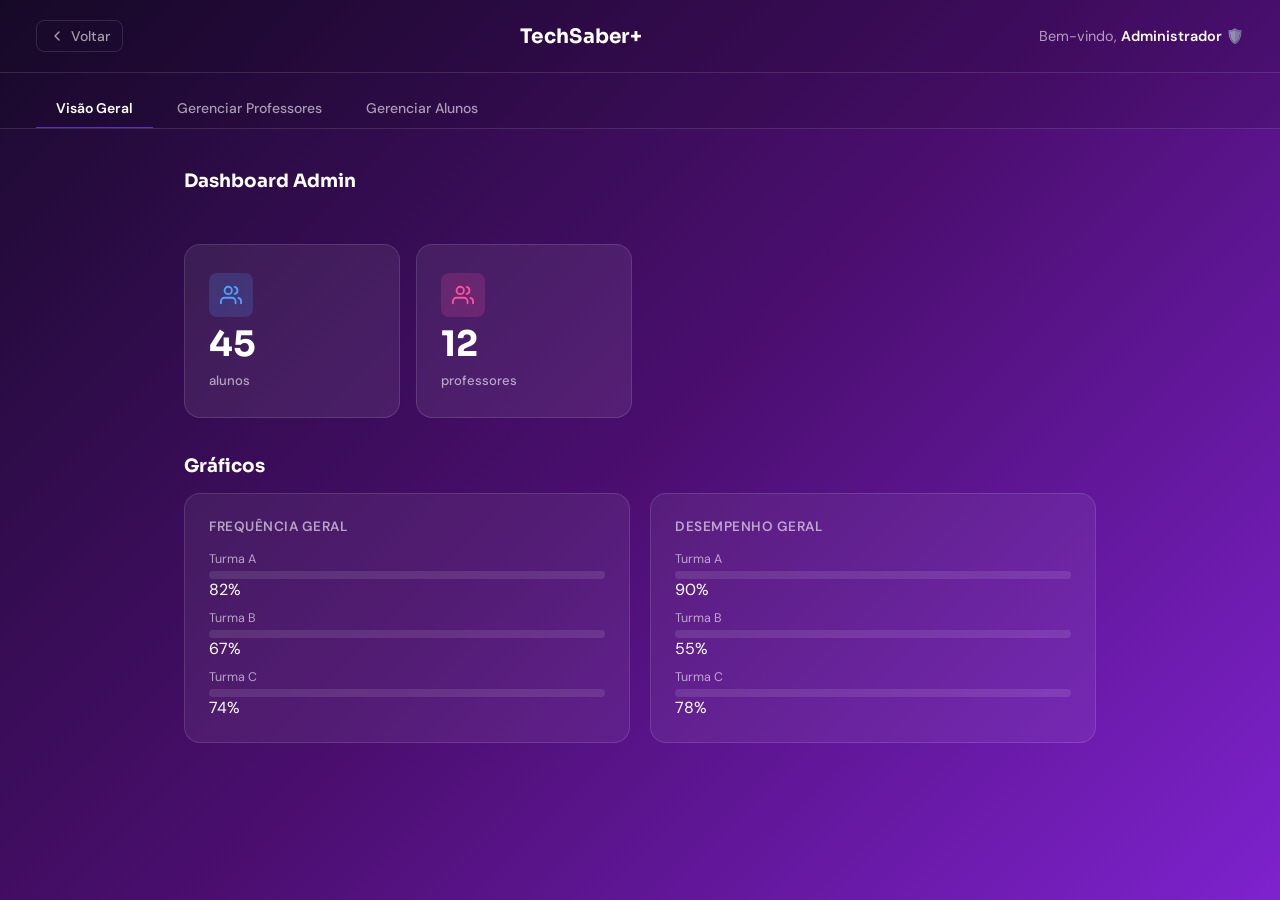
<file: dashboard-admin.html>
<!DOCTYPE html>
<html lang="pt-BR">
<head>
  <meta charset="UTF-8" />
  <meta name="viewport" content="width=device-width, initial-scale=1.0" />
  <title>TechSaber+ – Painel do Administrador</title>

  <!-- Fonts: Sora (títulos) + DM Sans (corpo) -->
  <link rel="preconnect" href="https://fonts.googleapis.com" />
  <link rel="preconnect" href="https://fonts.gstatic.com" crossorigin />
  <link href="https://fonts.googleapis.com/css2?family=Sora:wght@400;600;700&family=DM+Sans:wght@400;500;600&display=swap" rel="stylesheet" />

  <!-- Estilos da página -->
  <link rel="stylesheet" href="css/dashboard-admin.css" />
</head>

<body>

  <!--  HEADER – logo + saudação ao administrador -->

  <header class="header">

    <!-- Botão voltar para o login -->
    <a href="login.html" class="btn-voltar" aria-label="Voltar para o login">
      <svg width="16" height="16" viewBox="0 0 24 24" fill="none"
           stroke="currentColor" stroke-width="2.2"
           stroke-linecap="round" stroke-linejoin="round">
        <polyline points="15 18 9 12 15 6"/>
      </svg>
      Voltar
    </a>

    <span class="header__logo">TechSaber+</span>
    <p class="header__greeting">Bem-vindo, <strong>Administrador</strong> 🛡️</p>

  </header>


  <!-- NAVEGAÇÃO POR ABAS
       Visão Geral | Professores | Alunos -->

  <nav class="tabs" aria-label="Seções do painel">

    <button class="tab-btn" data-tab="aba-visao-geral"  aria-selected="true">
      Visão Geral
    </button>

    <button class="tab-btn" data-tab="aba-professores" aria-selected="false">
      Gerenciar Professores
    </button>

    <button class="tab-btn" data-tab="aba-alunos"      aria-selected="false">
      Gerenciar Alunos
    </button>

  </nav>


  <!-- CONTEÚDO PRINCIPAL -->

  <main class="main">


    <!--  ABA 1: VISÃO GERAL
         Cards de totais + gráficos de frequência e desempenho -->

    <section id="aba-visao-geral" class="tab-panel" aria-labelledby="titulo-visao-geral">

      <h1 id="titulo-visao-geral" class="section-title">Dashboard Admin</h1>

      <!-- Cards de estatísticas (alunos e professores) -->
      <ul class="stats-grid" role="list">

        <!-- Card: alunos -->
        <li class="stat-card">
          <figure class="stat-card__icon stat-card__icon--blue" aria-hidden="true">
            <svg width="22" height="22" viewBox="0 0 24 24" fill="none"
                 stroke="#50A0FF" stroke-width="2" stroke-linecap="round" stroke-linejoin="round">
              <path d="M17 21v-2a4 4 0 0 0-4-4H5a4 4 0 0 0-4 4v2"/>
              <circle cx="9" cy="7" r="4"/>
              <path d="M23 21v-2a4 4 0 0 0-3-3.87"/>
              <path d="M16 3.13a4 4 0 0 1 0 7.75"/>
            </svg>
          </figure>
          <strong class="stat-card__value">45</strong>
          <span class="stat-card__label">alunos</span>
        </li>

        <!-- Card: professores -->
        <li class="stat-card">
          <figure class="stat-card__icon stat-card__icon--pink" aria-hidden="true">
            <svg width="22" height="22" viewBox="0 0 24 24" fill="none"
                 stroke="#FF50A0" stroke-width="2" stroke-linecap="round" stroke-linejoin="round">
              <path d="M17 21v-2a4 4 0 0 0-4-4H5a4 4 0 0 0-4 4v2"/>
              <circle cx="9" cy="7" r="4"/>
              <path d="M23 21v-2a4 4 0 0 0-3-3.87"/>
              <path d="M16 3.13a4 4 0 0 1 0 7.75"/>
            </svg>
          </figure>
          <strong class="stat-card__value">12</strong>
          <span class="stat-card__label">professores</span>
        </li>

      </ul>

      <!-- Gráficos: Frequência Geral e Desempenho Geral -->
      <section aria-labelledby="titulo-graficos">
        <h2 id="titulo-graficos" class="section-title">Gráficos</h2>

        <dl class="charts-grid">

          <!-- Gráfico: Frequência Geral -->
          <article class="chart-card">
            <h3 class="chart-card__title">Frequência Geral</h3>
            <ul class="bar-list" aria-label="Frequência por turma">

              <li>
                <p class="bar-item__label">Turma A</p>
                <figure class="bar-track" aria-hidden="true">
                  <span class="bar-fill bar-fill--blue" data-valor="82%" style="width:0%"></span>
                </figure>
                <!-- Valor legível para leitores de tela -->
                <output>82%</output>
              </li>

              <li>
                <p class="bar-item__label">Turma B</p>
                <figure class="bar-track" aria-hidden="true">
                  <span class="bar-fill bar-fill--blue" data-valor="67%" style="width:0%"></span>
                </figure>
                <output>67%</output>
              </li>

              <li>
                <p class="bar-item__label">Turma C</p>
                <figure class="bar-track" aria-hidden="true">
                  <span class="bar-fill bar-fill--blue" data-valor="74%" style="width:0%"></span>
                </figure>
                <output>74%</output>
              </li>

            </ul>
          </article>

          <!-- Gráfico: Desempenho Geral -->
          <article class="chart-card">
            <h3 class="chart-card__title">Desempenho Geral</h3>
            <ul class="bar-list" aria-label="Desempenho por turma">

              <li>
                <p class="bar-item__label">Turma A</p>
                <figure class="bar-track" aria-hidden="true">
                  <span class="bar-fill bar-fill--pink" data-valor="90%" style="width:0%"></span>
                </figure>
                <output>90%</output>
              </li>

              <li>
                <p class="bar-item__label">Turma B</p>
                <figure class="bar-track" aria-hidden="true">
                  <span class="bar-fill bar-fill--pink" data-valor="55%" style="width:0%"></span>
                </figure>
                <output>55%</output>
              </li>

              <li>
                <p class="bar-item__label">Turma C</p>
                <figure class="bar-track" aria-hidden="true">
                  <span class="bar-fill bar-fill--pink" data-valor="78%" style="width:0%"></span>
                </figure>
                <output>78%</output>
              </li>

            </ul>
          </article>

        </dl>
      </section>

    </section><!-- /aba-visao-geral -->


    <!--  ABA 2: GERENCIAR PROFESSORES
         Tabela com Nome, Disciplina, Status e Ações -->

    <section id="aba-professores" class="tab-panel" aria-labelledby="titulo-professores">

      <header class="table-header">
        <h2 id="titulo-professores" class="section-title" style="margin-bottom:0">
          Gerenciar Professores
        </h2>
        <button class="btn-primary">
          <svg width="14" height="14" viewBox="0 0 24 24" fill="none"
               stroke="currentColor" stroke-width="2.5" stroke-linecap="round">
            <line x1="12" y1="5" x2="12" y2="19"/>
            <line x1="5"  y1="12" x2="19" y2="12"/>
          </svg>
          Adicionar
        </button>
      </header>

      <!-- figure envolve a tabela para aplicar border-radius -->
      <figure class="table-wrap" aria-label="Lista de professores">
        <table class="data-table">
          <thead>
            <tr>
              <th scope="col">Nome</th>
              <th scope="col">Disciplina</th>
              <th scope="col">Status</th>
              <th scope="col">Ações</th>
            </tr>
          </thead>
          <tbody>
            <tr>
              <td>Ana Lima</td>
              <td>Engenharia de Software</td>
              <td><span class="status status--ativo">Ativo</span></td>
              <td>
                <button class="btn-action">Editar</button>
                <button class="btn-action btn-action--danger">Remover</button>
              </td>
            </tr>
            <tr>
              <td>Carlos Mendes</td>
              <td>Banco de Dados</td>
              <td><span class="status status--ativo">Ativo</span></td>
              <td>
                <button class="btn-action">Editar</button>
                <button class="btn-action btn-action--danger">Remover</button>
              </td>
            </tr>
            <tr>
              <td>Fernanda Costa</td>
              <td>Redes de Computadores</td>
              <td><span class="status status--inativo">Inativo</span></td>
              <td>
                <button class="btn-action">Editar</button>
                <button class="btn-action btn-action--danger">Remover</button>
              </td>
            </tr>
            <tr>
              <td>Ricardo Souza</td>
              <td>Segurança da Informação</td>
              <td><span class="status status--ativo">Ativo</span></td>
              <td>
                <button class="btn-action">Editar</button>
                <button class="btn-action btn-action--danger">Remover</button>
              </td>
            </tr>
            <tr>
              <td>Juliana Rocha</td>
              <td>Front-end</td>
              <td><span class="status status--ativo">Ativo</span></td>
              <td>
                <button class="btn-action">Editar</button>
                <button class="btn-action btn-action--danger">Remover</button>
              </td>
            </tr>
            <tr>
              <td>Paulo Neves</td>
              <td>Algoritmos</td>
              <td><span class="status status--inativo">Inativo</span></td>
              <td>
                <button class="btn-action">Editar</button>
                <button class="btn-action btn-action--danger">Remover</button>
              </td>
            </tr>
          </tbody>
        </table>
      </figure>

    </section><!-- /aba-professores -->


    <!-- ABA 3: GERENCIAR ALUNOS
         Tabela com Nome, Status e Ações -->
         
    <section id="aba-alunos" class="tab-panel" aria-labelledby="titulo-alunos">

      <header class="table-header">
        <h2 id="titulo-alunos" class="section-title" style="margin-bottom:0">
          Gerenciar Alunos
        </h2>
        <button class="btn-primary">
          <svg width="14" height="14" viewBox="0 0 24 24" fill="none"
               stroke="currentColor" stroke-width="2.5" stroke-linecap="round">
            <line x1="12" y1="5" x2="12" y2="19"/>
            <line x1="5"  y1="12" x2="19" y2="12"/>
          </svg>
          Adicionar
        </button>
      </header>

      <figure class="table-wrap" aria-label="Lista de alunos">
        <table class="data-table">
          <thead>
            <tr>
              <th scope="col">Nome</th>
              <th scope="col">Curso</th>
              <th scope="col">Módulo</th>
              <th scope="col">Status</th>
              <th scope="col">Ações</th>
            </tr>
          </thead>
          <tbody>
            <tr>
              <td>Bruno Alves</td>
              <td>Eng. de Software</td>
              <td>Módulo 03</td>
              <td><span class="status status--ativo">Ativo</span></td>
              <td>
                <button class="btn-action">Editar</button>
                <button class="btn-action btn-action--danger">Remover</button>
              </td>
            </tr>
            <tr>
              <td>Camila Torres</td>
              <td>Front-end</td>
              <td>Módulo 01</td>
              <td><span class="status status--ativo">Ativo</span></td>
              <td>
                <button class="btn-action">Editar</button>
                <button class="btn-action btn-action--danger">Remover</button>
              </td>
            </tr>
            <tr>
              <td>Diego Martins</td>
              <td>Banco de Dados</td>
              <td>Módulo 02</td>
              <td><span class="status status--inativo">Inativo</span></td>
              <td>
                <button class="btn-action">Editar</button>
                <button class="btn-action btn-action--danger">Remover</button>
              </td>
            </tr>
            <tr>
              <td>Eloá Ferreira</td>
              <td>Redes</td>
              <td>Módulo 04</td>
              <td><span class="status status--ativo">Ativo</span></td>
              <td>
                <button class="btn-action">Editar</button>
                <button class="btn-action btn-action--danger">Remover</button>
              </td>
            </tr>
            <tr>
              <td>Felipe Castro</td>
              <td>Seg. da Informação</td>
              <td>Módulo 01</td>
              <td><span class="status status--ativo">Ativo</span></td>
              <td>
                <button class="btn-action">Editar</button>
                <button class="btn-action btn-action--danger">Remover</button>
              </td>
            </tr>
            <tr>
              <td>Gabriela Pinto</td>
              <td>Algoritmos</td>
              <td>Módulo 02</td>
              <td><span class="status status--inativo">Inativo</span></td>
              <td>
                <button class="btn-action">Editar</button>
                <button class="btn-action btn-action--danger">Remover</button>
              </td>
            </tr>
          </tbody>
        </table>
      </figure>

    </section><!-- /aba-alunos -->


  </main><!-- /main -->


  <!-- Script da página (carregado ao final do body) -->
  <script src="js/dashboard-admin.js"></script>

</body>
</html>
</file>
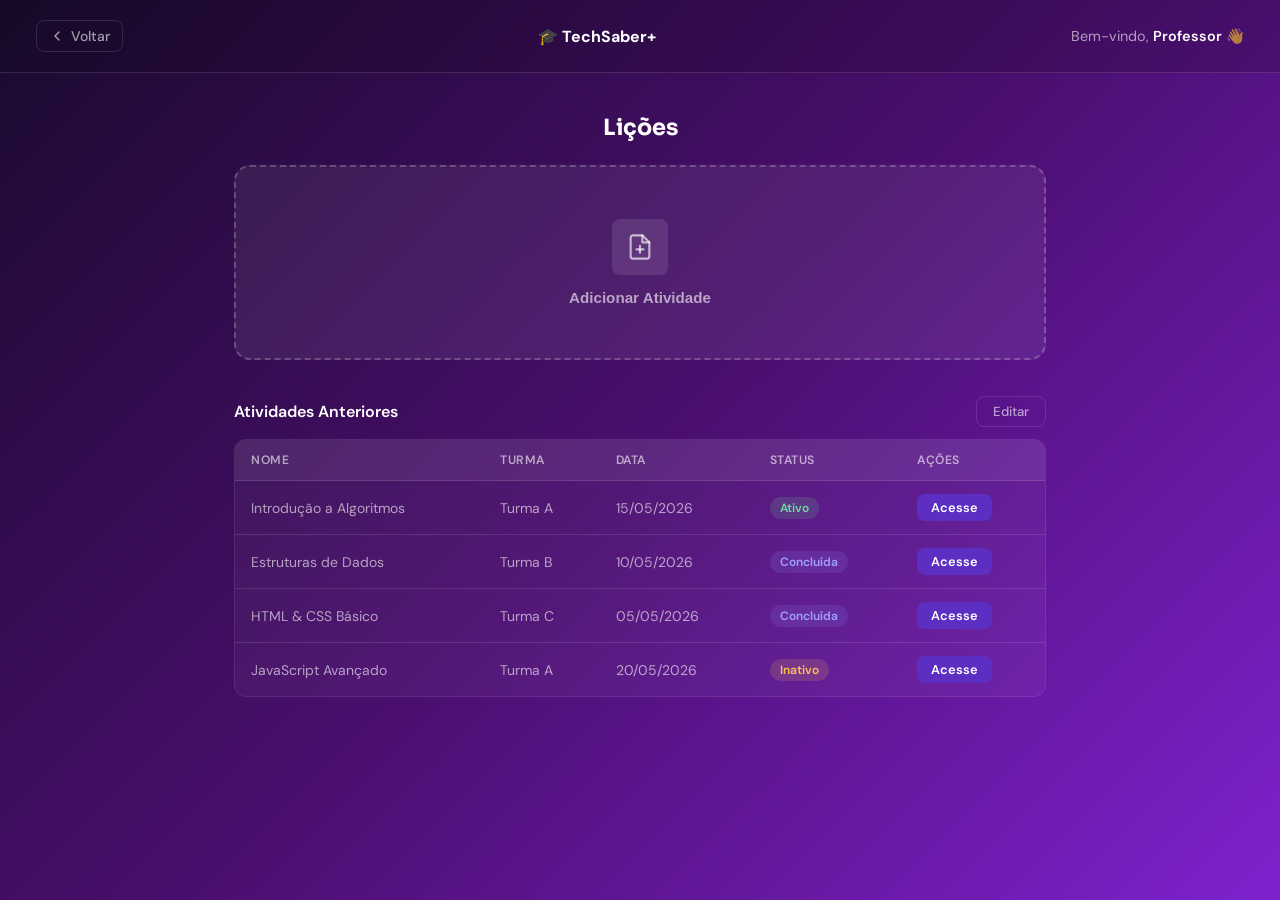
<file: dashboard-professor.html>
<!DOCTYPE html>
<html lang="pt-BR">
<head>
  <meta charset="UTF-8" />
  <meta name="viewport" content="width=device-width, initial-scale=1.0" />
  <title>TechSaber+ – Painel do Professor</title>
 
  <!-- Fonts: Sora (títulos) + DM Sans (corpo) -->
  <link rel="preconnect" href="https://fonts.googleapis.com" />
  <link rel="preconnect" href="https://fonts.gstatic.com" crossorigin />
  <link href="https://fonts.googleapis.com/css2?family=Sora:wght@400;600;700&family=DM+Sans:wght@400;500;600&display=swap" rel="stylesheet" />
 
  <!-- Estilos da página -->
  <link rel="stylesheet" href="css/dashboard-professor.css" />
</head>
 
<body>
 
  <!-- HEADER – logo + saudação ao professor -->

  <header class="header">
    <!-- Botão voltar (leva de volta ao login ou página anterior) -->
    <a href="login.html" class="btn-voltar" aria-label="Voltar para o login">
      <svg width="16" height="16" viewBox="0 0 24 24" fill="none"
           stroke="currentColor" stroke-width="2.2" stroke-linecap="round" stroke-linejoin="round">
        <polyline points="15 18 9 12 15 6"/>
      </svg>
      Voltar
    </a>
 
    <span class="nav-logo"><strong>🎓 TechSaber+</strong></span></a>
      <div class="nav-botoes">
    <p class="header__greeting">Bem-vindo, <strong>Professor</strong> 👋</p>
  </header>
 
 
  <!-- CONTEÚDO PRINCIPAL -->

  <main class="main">
 
    <!-- SEÇÃO: LIÇÕES
         Título centralizado + card de adicionar atividade -->

    <section aria-labelledby="licoes-titulo">
 
      <h1 id="licoes-titulo" class="section-title">Lições</h1>
 
      <!-- Card de adicionar atividade (botão acessível) -->
      <button
        class="add-card"
        onclick="abrirModal()"
        aria-label="Adicionar nova atividade"
      >
        <!-- Ícone de arquivo com + -->
        <figure class="add-card__icon" aria-hidden="true">
          <svg width="28" height="28" viewBox="0 0 24 24" fill="none"
               stroke="rgba(255,255,255,0.65)" stroke-width="1.8"
               stroke-linecap="round" stroke-linejoin="round">
            <path d="M14 2H6a2 2 0 0 0-2 2v16a2 2 0 0 0 2 2h12a2 2 0 0 0 2-2V8z"/>
            <polyline points="14 2 14 8 20 8"/>
            <line x1="12" y1="11" x2="12" y2="17"/>
            <line x1="9"  y1="14" x2="15" y2="14"/>
          </svg>
        </figure>
 
        <span class="add-card__label">Adicionar Atividade</span>
      </button>
 
    </section>
 
 
    <!--  SEÇÃO: ATIVIDADES ANTERIORES
         Tabela com nome, turma, data, status e ações -->

    <section aria-labelledby="prev-titulo">
 
      <header class="prev-header">
        <h2 id="prev-titulo" class="prev-title">Atividades Anteriores</h2>
        <button class="btn-ghost" aria-label="Editar atividades">Editar</button>
      </header>
 
      <!-- figure envolve a tabela para aplicar border-radius -->
      <figure class="table-wrap" aria-label="Lista de atividades anteriores">
        <table class="activities-table">
          <thead>
            <tr>
              <th scope="col">Nome</th>
              <th scope="col">Turma</th>
              <th scope="col">Data</th>
              <th scope="col">Status</th>
              <th scope="col">Ações</th>
            </tr>
          </thead>
          <tbody>
            <tr>
              <td>Introdução a Algoritmos</td>
              <td>Turma A</td>
              <td>15/05/2026</td>
              <td><span class="badge badge--active">Ativo</span></td>
              <td><button class="btn-action">Acesse</button></td>
            </tr>
            <tr>
              <td>Estruturas de Dados</td>
              <td>Turma B</td>
              <td>10/05/2026</td>
              <td><span class="badge badge--done">Concluída</span></td>
              <td><button class="btn-action">Acesse</button></td>
            </tr>
            <tr>
              <td>HTML &amp; CSS Básico</td>
              <td>Turma C</td>
              <td>05/05/2026</td>
              <td><span class="badge badge--done">Concluída</span></td>
              <td><button class="btn-action">Acesse</button></td>
            </tr>
            <tr>
              <td>JavaScript Avançado</td>
              <td>Turma A</td>
              <td>20/05/2026</td>
              <td><span class="badge badge--pending">Inativo</span></td>
              <td><button class="btn-action">Acesse</button></td>
            </tr>
          </tbody>
        </table>
      </figure>
 
    </section>
 
  </main>
 
 
  <!--  MODAL – Adicionar Atividade
       Usa o elemento nativo <dialog> (sem JS extra para abrir/fechar) -->
        
  <dialog id="modal-add" class="modal" aria-labelledby="modal-titulo">
 
    <h2 id="modal-titulo" class="modal__title">Nova Atividade</h2>
 
    <form id="form-atividade">
 
      <!-- Campo: título -->
      <p class="field">
        <label for="input-titulo">Título da Atividade</label>
        <input id="input-titulo" type="text" placeholder="Ex: Avaliação de Engenharia" required />
      </p>
 
      <!-- Campo: turma -->
      <p class="field">
        <label for="input-turma">Turma</label>
        <select id="input-turma">
          <option value="">Selecione uma turma</option>
          <option>Turma A</option>
          <option>Turma B</option>
          <option>Turma C</option>
        </select>
      </p>
 
      <!-- Campo: descrição -->
      <p class="field">
        <label for="input-desc">Descrição</label>
        <textarea id="input-desc" rows="3" placeholder="Descreva brevemente a atividade..."></textarea>
      </p>
 
      <!-- Botões de ação -->
      <footer class="modal__actions">
        <button type="button" class="btn-ghost" onclick="fecharModal()">Cancelar</button>
        <button type="submit" class="btn-primary">Publicar</button>
      </footer>
 
    </form>
 
  </dialog>
 
 
  <!-- Script da página (carregado ao final do body) -->
  <script src="js/dashboard-professor.js"></script>
 
</body>
</html>
</file>
<file: css/dashboard-admin.css>
/* dashboard-admin.css
   Estilos da página do administrador – TechSaber+ */

/* 1. VARIÁVEIS DE TEMA (mesma paleta do projeto) */

:root {
  --purple-card:   #3A2080;
  --purple-accent: #5C2FC2;
  --purple-border: rgba(255,255,255,0.12);

  --text-primary:   #FFFFFF;
  --text-secondary: rgba(255,255,255,0.60);
  --text-muted:     rgba(255,255,255,0.35);

  --radius-sm: 8px;
  --radius-md: 12px;
  --radius-lg: 16px;
  --transition: 0.2s ease;
}


/* 2. RESET + BASE */
*, *::before, *::after {
  box-sizing: border-box;
  margin: 0;
  padding: 0;
}

body {
  font-family: 'DM Sans', sans-serif;
  background: linear-gradient(135deg, #1a0a2e 0%, #4a0e6e 50%, #7e22ce 100%);
  background-attachment: fixed;
  color: var(--text-primary);
  min-height: 100vh;
  display: flex;
  flex-direction: column;
}


/* 3. HEADER */
.header {
  display: flex;
  align-items: center;
  justify-content: space-between;
  padding: 20px 36px;
  border-bottom: 1px solid var(--purple-border);
  background: rgba(0,0,0,0.15);
  flex-wrap: wrap;
  gap: 12px;
}

.header__logo {
  font-family: 'Sora', sans-serif;
  font-size: 1.25rem;
  font-weight: 700;
  color: var(--text-primary);
  letter-spacing: 0.3px;
}

.header__greeting {
  font-size: 0.9rem;
  color: var(--text-secondary);
}

.header__greeting strong {
  color: var(--text-primary);
  font-weight: 600;
}

.btn-voltar {
  display: inline-flex;
  align-items: center;
  gap: 6px;
  color: var(--text-secondary);
  text-decoration: none;
  font-size: 0.875rem;
  font-weight: 500;
  padding: 6px 12px;
  border-radius: var(--radius-sm);
  border: 1px solid var(--purple-border);
  transition: background var(--transition), color var(--transition);
}

.btn-voltar:hover {
  background: rgba(255,255,255,0.08);
  color: var(--text-primary);
}


/* 4. NAVEGAÇÃO POR ABAS */
.tabs {
  display: flex;
  gap: 4px;
  padding: 16px 36px 0;
  border-bottom: 1px solid var(--purple-border);
  background: rgba(0,0,0,0.10);
  overflow-x: auto;
  -webkit-overflow-scrolling: touch;
  scrollbar-width: none;
}

.tabs::-webkit-scrollbar {
  display: none;
}

.tab-btn {
  background: transparent;
  border: none;
  border-bottom: 2px solid transparent;
  padding: 10px 20px;
  font-family: 'DM Sans', sans-serif;
  font-size: 0.875rem;
  font-weight: 500;
  color: var(--text-secondary);
  cursor: pointer;
  transition: color var(--transition), border-color var(--transition);
  margin-bottom: -1px;
  white-space: nowrap;
}

.tab-btn:hover {
  color: var(--text-primary);
}

.tab-btn[aria-selected="true"] {
  color: var(--text-primary);
  border-bottom-color: var(--purple-accent);
  font-weight: 600;
}


/* 5. CONTEÚDO PRINCIPAL */
.main {
  flex: 1;
  width: 100%;
  max-width: 960px;
  margin: 0 auto;
  padding: 40px 24px 60px;
  display: flex;
  flex-direction: column;
  gap: 36px;
}

.tab-panel {
  display: none;
  flex-direction: column;
  gap: 36px;
}

.tab-panel.active {
  display: flex;
}


/* 6. TÍTULO DE SEÇÃO */
.section-title {
  font-family: 'Sora', sans-serif;
  font-size: 1.15rem;
  font-weight: 700;
  color: var(--text-primary);
  margin-bottom: 16px;
}


/* 7. CARDS DE ESTATÍSTICAS */
.stats-grid {
  display: grid;
  grid-template-columns: repeat(auto-fill, minmax(200px, 1fr));
  gap: 16px;
}

.stat-card {
  background: rgba(255,255,255,0.07);
  border: 1px solid var(--purple-border);
  border-radius: var(--radius-lg);
  padding: 28px 24px;
  display: flex;
  flex-direction: column;
  align-items: flex-start;
  gap: 10px;
  transition: background var(--transition);
}

.stat-card:hover {
  background: rgba(255,255,255,0.11);
}

.stat-card__icon {
  width: 44px;
  height: 44px;
  border-radius: var(--radius-sm);
  display: flex;
  align-items: center;
  justify-content: center;
  margin: 0;
}

.stat-card__icon--blue  { background: rgba(80, 160, 255, 0.18); }
.stat-card__icon--pink  { background: rgba(255, 80, 160, 0.18); }

.stat-card__value {
  font-family: 'Sora', sans-serif;
  font-size: 2.2rem;
  font-weight: 700;
  color: var(--text-primary);
  line-height: 1;
}

.stat-card__label {
  font-size: 0.82rem;
  font-weight: 500;
  color: var(--text-secondary);
}


/* 8. GRÁFICOS */
.charts-grid {
  display: grid;
  grid-template-columns: 1fr 1fr;
  gap: 20px;
}

.chart-card {
  background: rgba(255,255,255,0.06);
  border: 1px solid var(--purple-border);
  border-radius: var(--radius-lg);
  padding: 24px;
}

.chart-card__title {
  font-size: 0.85rem;
  font-weight: 600;
  color: var(--text-secondary);
  text-transform: uppercase;
  letter-spacing: 0.5px;
  margin-bottom: 16px;
}

.bar-list {
  display: flex;
  flex-direction: column;
  gap: 10px;
  list-style: none;
}

.bar-item__label {
  font-size: 0.78rem;
  color: var(--text-secondary);
  margin-bottom: 4px;
}

.bar-track {
  height: 8px;
  background: rgba(255,255,255,0.10);
  border-radius: 999px;
  overflow: hidden;
}

.bar-fill {
  height: 100%;
  border-radius: 999px;
  background: var(--purple-accent);
  transition: width 0.6s ease;
}

.bar-fill--blue { background: #50A0FF; }
.bar-fill--pink { background: #FF50A0; }


/* 9. CABEÇALHO DAS SEÇÕES DE TABELA */
.table-header {
  display: flex;
  align-items: center;
  justify-content: space-between;
  margin-bottom: 12px;
  flex-wrap: wrap;
  gap: 8px;
}


/* 10. TABELAS */
.table-wrap {
  border-radius: var(--radius-md);
  overflow: hidden;
  border: 1px solid var(--purple-border);
  margin: 0;
}

.data-table {
  width: 100%;
  border-collapse: collapse;
  background: rgba(255,255,255,0.04);
}

.data-table thead {
  background: rgba(255,255,255,0.07);
}

.data-table thead th {
  padding: 12px 16px;
  font-size: 0.76rem;
  font-weight: 600;
  color: var(--text-secondary);
  text-align: left;
  text-transform: uppercase;
  letter-spacing: 0.5px;
  white-space: nowrap;
}

.data-table tbody tr {
  border-top: 1px solid var(--purple-border);
  transition: background var(--transition);
}

.data-table tbody tr:hover {
  background: rgba(255,255,255,0.05);
}

.data-table tbody td {
  padding: 13px 16px;
  font-size: 0.875rem;
  color: var(--text-secondary);
}


/* 11. STATUS */
.status {
  display: inline-flex;
  align-items: center;
  gap: 6px;
  font-size: 0.85rem;
  font-weight: 500;
}

.status::before {
  content: '';
  width: 8px;
  height: 8px;
  border-radius: 50%;
  flex-shrink: 0;
}

.status--ativo  { color: #6DDCA0; }
.status--ativo::before  { background: #6DDCA0; }

.status--inativo { color: #FF7070; }
.status--inativo::before { background: #FF7070; }


/* 12. BOTÕES */
.btn-primary {
  display: inline-flex;
  align-items: center;
  gap: 8px;
  background: var(--purple-accent);
  color: #fff;
  border: none;
  border-radius: var(--radius-sm);
  padding: 10px 22px;
  font-family: 'DM Sans', sans-serif;
  font-size: 0.875rem;
  font-weight: 600;
  cursor: pointer;
  transition: background var(--transition), transform 0.15s;
}

.btn-primary:hover {
  background: #7047D6;
  transform: translateY(-1px);
}

.btn-ghost {
  background: transparent;
  border: 1px solid var(--purple-border);
  border-radius: var(--radius-sm);
  color: var(--text-secondary);
  padding: 6px 14px;
  font-family: 'DM Sans', sans-serif;
  font-size: 0.82rem;
  font-weight: 500;
  cursor: pointer;
  transition: background var(--transition), color var(--transition);
}

.btn-ghost:hover {
  background: rgba(255,255,255,0.08);
  color: var(--text-primary);
}

.btn-action {
  background: var(--purple-accent);
  border: none;
  border-radius: var(--radius-sm);
  color: #fff;
  padding: 5px 12px;
  font-family: 'DM Sans', sans-serif;
  font-size: 0.8rem;
  font-weight: 600;
  cursor: pointer;
  transition: background var(--transition);
  margin-right: 4px;
}

.btn-action:hover { background: #7047D6; }

.btn-action--danger {
  background: rgba(255, 80, 80, 0.25);
  color: #FF9090;
}

.btn-action--danger:hover { background: rgba(255, 80, 80, 0.40); }


/* 13. RESPONSIVIDADE */
@media (max-width: 700px) {
  .header {
    padding: 14px 16px;
    gap: 8px;
  }

  .header__greeting {
    font-size: 0.82rem;
    width: 100%;
  }

  .tabs {
    padding: 10px 16px 0;
    gap: 0;
  }

  .tab-btn {
    padding: 10px 14px;
    font-size: 0.8rem;
  }

  .main {
    padding: 24px 16px 48px;
    gap: 24px;
  }

  .section-title {
    font-size: 1rem;
    margin-bottom: 12px;
  }

  /* Stats: 2 colunas em mobile */
  .stats-grid {
    grid-template-columns: 1fr 1fr;
    gap: 12px;
  }

  .stat-card {
    padding: 20px 16px;
    gap: 8px;
  }

  .stat-card__value {
    font-size: 1.8rem;
  }

  /* Gráficos: 1 coluna em mobile */
  .charts-grid {
    grid-template-columns: 1fr;
    gap: 16px;
  }

  /* Tabelas com scroll horizontal */
  .table-wrap {
    overflow-x: auto;
    -webkit-overflow-scrolling: touch;
  }

  .data-table {
    min-width: 480px;
  }

  .data-table thead th {
    padding: 10px 12px;
    font-size: 0.7rem;
  }

  .data-table tbody td {
    padding: 11px 12px;
    font-size: 0.82rem;
  }

  .btn-action {
    padding: 4px 8px;
    font-size: 0.75rem;
    margin-right: 2px;
  }

  .btn-primary {
    padding: 8px 16px;
    font-size: 0.82rem;
  }
}
</file>
<file: css/dashboard-professor.css>
/* dashboard-professor.css
Estilos da página do professor – TechSaber+ */


/* 1. VARIÁVEIS DE TEMA */
:root {
  --purple-card:   #3A2080;
  --purple-accent: #5C2FC2;
  --purple-border: rgba(255,255,255,0.12);

  --text-primary:   #FFFFFF;
  --text-secondary: rgba(255,255,255,0.60);
  --text-muted:     rgba(255,255,255,0.35);

  --radius-sm: 8px;
  --radius-md: 12px;
  --radius-lg: 16px;
  --transition: 0.2s ease;
}


/*  2. RESET + BASE */
*, *::before, *::after {
  box-sizing: border-box;
  margin: 0;
  padding: 0;
}

body {
  font-family: 'DM Sans', sans-serif;
  background: linear-gradient(135deg, #1a0a2e 0%, #4a0e6e 50%, #7e22ce 100%);
  background-attachment: fixed;
  color: var(--text-primary);
  min-height: 100vh;
  display: flex;
  flex-direction: column;
}


/* 3. HEADER */
.header {
  display: flex;
  align-items: center;
  justify-content: space-between;
  padding: 20px 36px;
  border-bottom: 1px solid var(--purple-border);
  background: rgba(0,0,0,0.15);
  flex-wrap: wrap;
  gap: 12px;
}

.header__logo {
  font-family: 'Sora', sans-serif;
  font-size: 1.25rem;
  font-weight: 700;
  color: var(--text-primary);
  letter-spacing: 0.3px;
}

.header__greeting {
  font-size: 0.9rem;
  color: var(--text-secondary);
}

.header__greeting strong {
  color: var(--text-primary);
  font-weight: 600;
}

.btn-voltar {
  display: inline-flex;
  align-items: center;
  gap: 6px;
  color: var(--text-secondary);
  text-decoration: none;
  font-size: 0.875rem;
  font-weight: 500;
  padding: 6px 12px;
  border-radius: var(--radius-sm);
  border: 1px solid var(--purple-border);
  transition: background var(--transition), color var(--transition);
}

.btn-voltar:hover {
  background: rgba(255,255,255,0.08);
  color: var(--text-primary);
}


/* 4. CONTEÚDO PRINCIPAL */
.main {
  flex: 1;
  width: 100%;
  max-width: 860px;
  margin: 0 auto;
  padding: 40px 24px 60px;
  display: flex;
  flex-direction: column;
  gap: 36px;
}


/* 5. TÍTULO DE SEÇÃO */
.section-title {
  font-family: 'Sora', sans-serif;
  font-size: 1.4rem;
  font-weight: 700;
  color: var(--text-primary);
  text-align: center;
  margin-bottom: 24px;
}


/* 6. CARD "ADICIONAR ATIVIDADE" */
.add-card {
  background: rgba(255,255,255,0.07);
  border: 2px dashed rgba(255,255,255,0.22);
  border-radius: var(--radius-lg);
  display: flex;
  flex-direction: column;
  align-items: center;
  justify-content: center;
  gap: 14px;
  padding: 52px 24px;
  cursor: pointer;
  width: 100%;
  color: inherit;
  transition: background var(--transition), border-color var(--transition);
}

.add-card:hover,
.add-card:focus-visible {
  background: rgba(255,255,255,0.12);
  border-color: rgba(255,255,255,0.40);
  outline: none;
}

.add-card__icon {
  width: 56px;
  height: 56px;
  background: rgba(255,255,255,0.10);
  border-radius: var(--radius-sm);
  display: flex;
  align-items: center;
  justify-content: center;
  margin: 0;
}

.add-card__label {
  font-size: 0.95rem;
  font-weight: 600;
  color: var(--text-secondary);
}


/* 7. CABEÇALHO "ATIVIDADES ANTERIORES" */
.prev-header {
  display: flex;
  align-items: center;
  justify-content: space-between;
  margin-bottom: 12px;
}

.prev-title {
  font-size: 1rem;
  font-weight: 600;
  color: var(--text-primary);
}


/* 8. BOTÕES */
.btn-primary {
  display: inline-flex;
  align-items: center;
  gap: 8px;
  background: var(--purple-accent);
  color: #fff;
  border: none;
  border-radius: var(--radius-sm);
  padding: 10px 22px;
  font-family: 'DM Sans', sans-serif;
  font-size: 0.875rem;
  font-weight: 600;
  cursor: pointer;
  transition: background var(--transition), transform 0.15s;
}

.btn-primary:hover {
  background: #7047D6;
  transform: translateY(-1px);
}

.btn-ghost {
  background: transparent;
  border: 1px solid var(--purple-border);
  border-radius: var(--radius-sm);
  color: var(--text-secondary);
  padding: 6px 16px;
  font-family: 'DM Sans', sans-serif;
  font-size: 0.82rem;
  font-weight: 500;
  cursor: pointer;
  transition: background var(--transition), color var(--transition);
}

.btn-ghost:hover {
  background: rgba(255,255,255,0.08);
  color: var(--text-primary);
}

.btn-action {
  background: var(--purple-accent);
  border: none;
  border-radius: var(--radius-sm);
  color: #fff;
  padding: 5px 14px;
  font-family: 'DM Sans', sans-serif;
  font-size: 0.8rem;
  font-weight: 600;
  cursor: pointer;
  transition: background var(--transition);
}

.btn-action:hover {
  background: #7047D6;
}


/* 9. TABELA DE ATIVIDADES */
.table-wrap {
  border-radius: var(--radius-md);
  overflow: hidden;
  border: 1px solid var(--purple-border);
  margin: 0;
}

.activities-table {
  width: 100%;
  border-collapse: collapse;
  background: rgba(255,255,255,0.04);
}

.activities-table thead {
  background: rgba(255,255,255,0.07);
}

.activities-table thead th {
  padding: 12px 16px;
  font-size: 0.76rem;
  font-weight: 600;
  color: var(--text-secondary);
  text-align: left;
  text-transform: uppercase;
  letter-spacing: 0.5px;
  white-space: nowrap;
}

.activities-table tbody tr {
  border-top: 1px solid var(--purple-border);
  transition: background var(--transition);
}

.activities-table tbody tr:hover {
  background: rgba(255,255,255,0.05);
}

.activities-table tbody td {
  padding: 13px 16px;
  font-size: 0.875rem;
  color: var(--text-secondary);
}


/* 10. BADGES DE STATUS */
.badge {
  display: inline-block;
  padding: 3px 10px;
  border-radius: 999px;
  font-size: 0.75rem;
  font-weight: 600;
  white-space: nowrap;
}

.badge--active  { background: rgba(100,220,140,0.15); color: #6DDCA0; }
.badge--done    { background: rgba(140,140,255,0.15); color: #A0A0FF; }
.badge--pending { background: rgba(255,195,80,0.15);  color: #FFC350; }


/* 11. MODAL */
.modal {
  background: #1a0a2e;
  border: 1px solid rgba(255,255,255,0.15);
  border-radius: var(--radius-lg);
  padding: 32px;
  color: var(--text-primary);
  width: min(520px, 90vw);
  font-family: 'DM Sans', sans-serif;
  margin: auto;
}

.modal::backdrop {
  background: rgba(0,0,0,0.55);
  backdrop-filter: blur(3px);
}

.field select option {
  background: #ffffff;
  color: #1a1a1a;
}

.modal__title {
  font-family: 'Sora', sans-serif;
  font-size: 1.15rem;
  font-weight: 700;
  margin-bottom: 22px;
}

.field {
  display: flex;
  flex-direction: column;
  gap: 6px;
  margin-bottom: 14px;
}

.field label {
  font-size: 0.82rem;
  font-weight: 600;
  color: var(--text-secondary);
  text-transform: uppercase;
  letter-spacing: 0.4px;
}

.field input,
.field select,
.field textarea {
  background: rgba(255,255,255,0.08);
  border: 1px solid rgba(255,255,255,0.15);
  border-radius: var(--radius-sm);
  padding: 10px 14px;
  color: var(--text-primary);
  font-family: 'DM Sans', sans-serif;
  font-size: 0.875rem;
  outline: none;
  transition: border-color var(--transition);
}

.field input:focus,
.field select:focus,
.field textarea:focus {
  border-color: var(--purple-accent);
}

.field textarea {
  resize: vertical;
}

.modal__actions {
  display: flex;
  gap: 10px;
  justify-content: flex-end;
  margin-top: 20px;
}


/* 12. RESPONSIVIDADE */
@media (max-width: 600px) {
  .header {
    padding: 14px 16px;
    gap: 8px;
  }

  .header__greeting {
    font-size: 0.82rem;
    width: 100%;
  }

  .main {
    padding: 24px 16px 48px;
    gap: 24px;
  }

  .section-title {
    font-size: 1.15rem;
    margin-bottom: 16px;
  }

  .add-card {
    padding: 36px 16px;
    gap: 10px;
  }

  .add-card__icon {
    width: 44px;
    height: 44px;
  }

  .add-card__label {
    font-size: 0.875rem;
  }

  .prev-header {
    flex-wrap: wrap;
    gap: 8px;
  }

  /* Tabela com scroll horizontal em mobile */
  .table-wrap {
    overflow-x: auto;
    -webkit-overflow-scrolling: touch;
  }

  .activities-table {
    min-width: 420px;
  }

  /* Esconde coluna Data em telas muito pequenas */
  .activities-table th:nth-child(3),
  .activities-table td:nth-child(3) {
    display: none;
  }

  .activities-table thead th {
    padding: 10px 12px;
    font-size: 0.7rem;
  }

  .activities-table tbody td {
    padding: 11px 12px;
    font-size: 0.82rem;
  }

  .btn-action {
    padding: 5px 10px;
    font-size: 0.75rem;
  }

  /* Modal ocupa mais largura em mobile */
  .modal {
    padding: 24px 18px;
    width: 94vw;
  }

  .modal__actions {
    flex-direction: column-reverse;
    gap: 8px;
  }

  .modal__actions button {
    width: 100%;
    justify-content: center;
  }
}
</file>
